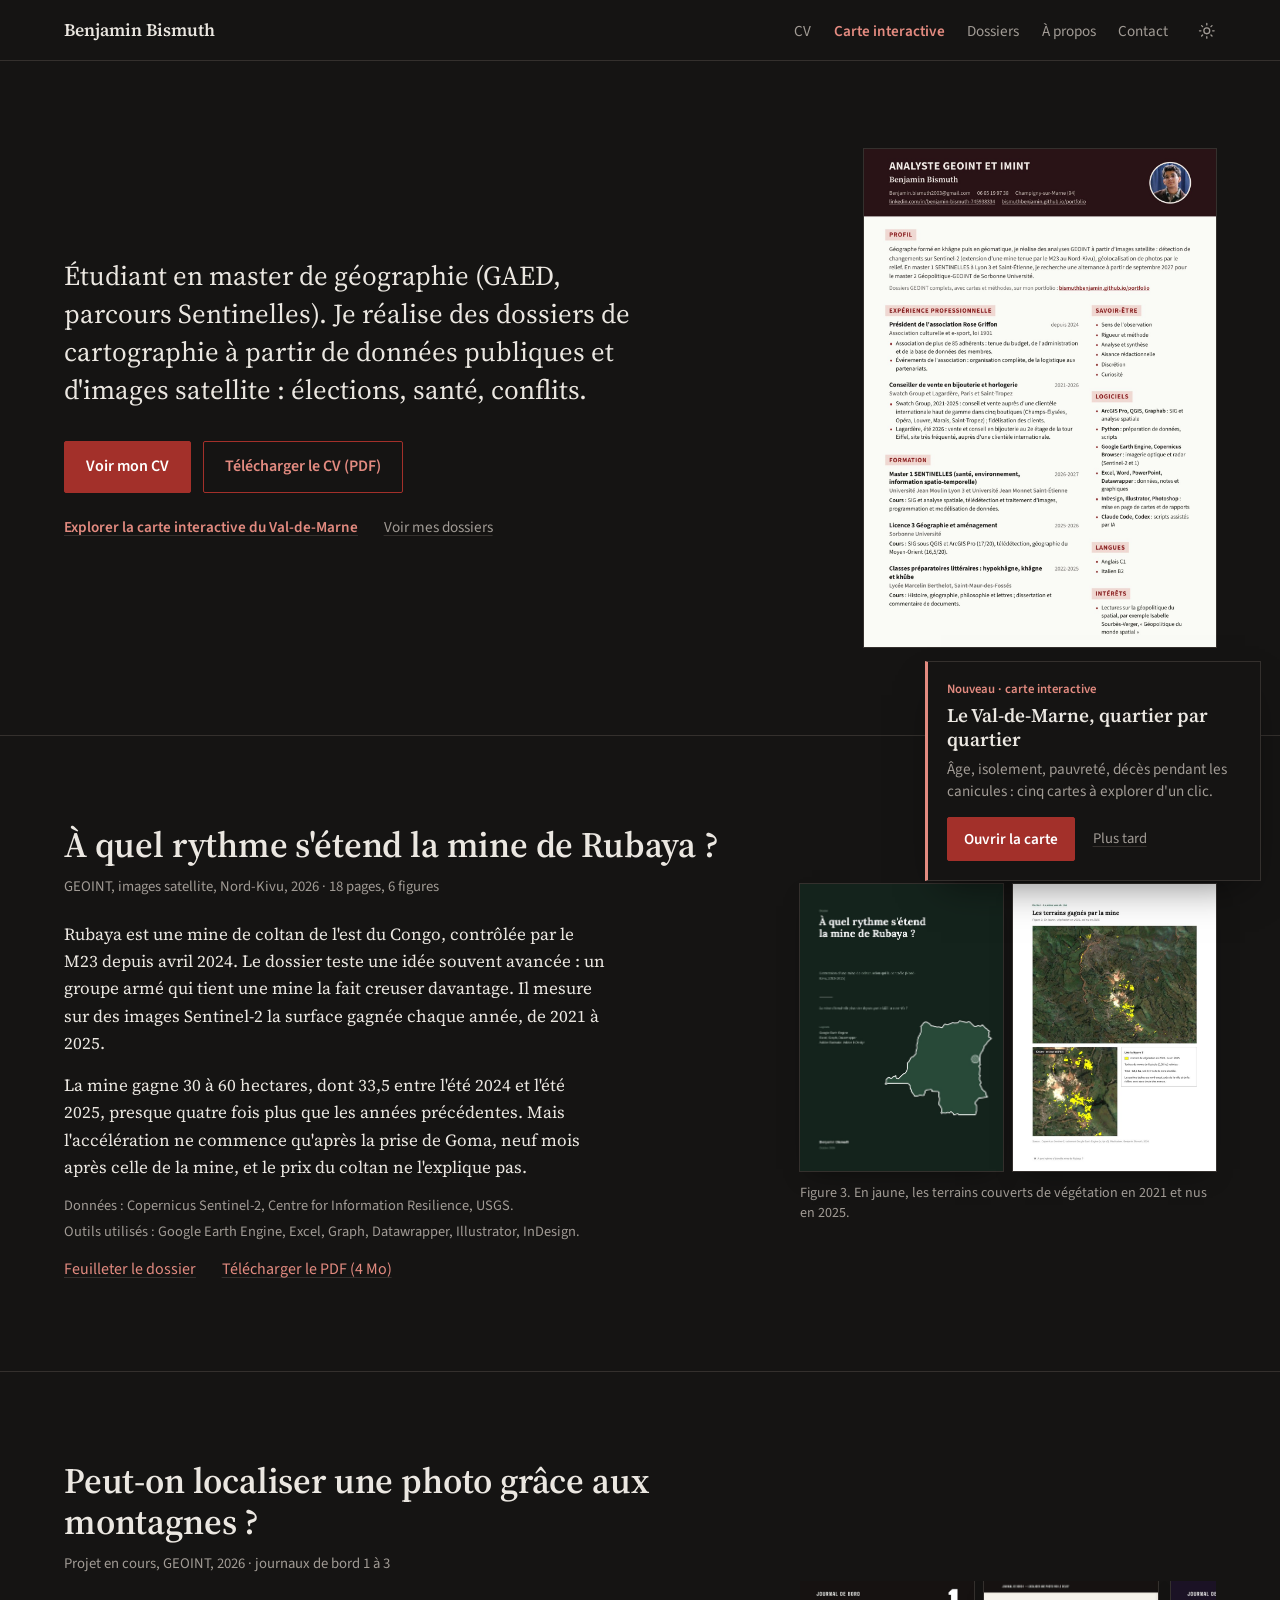
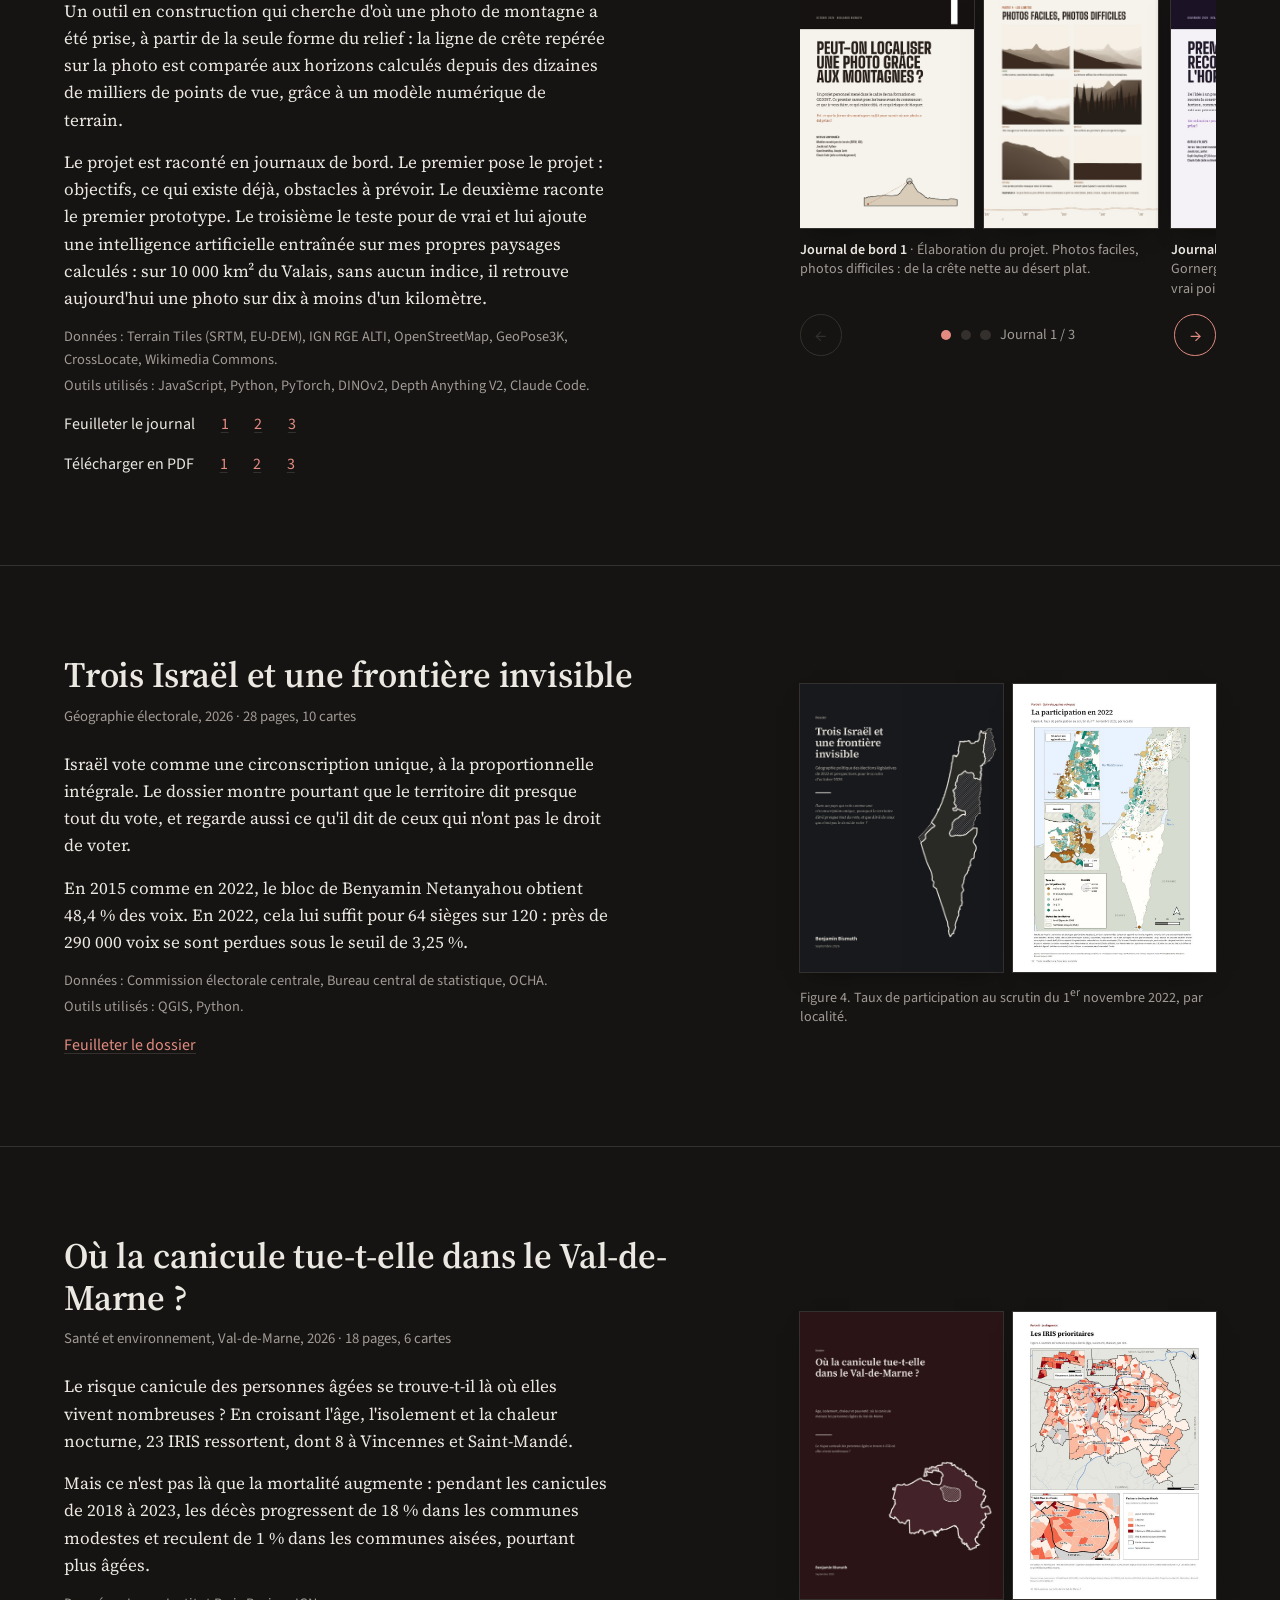
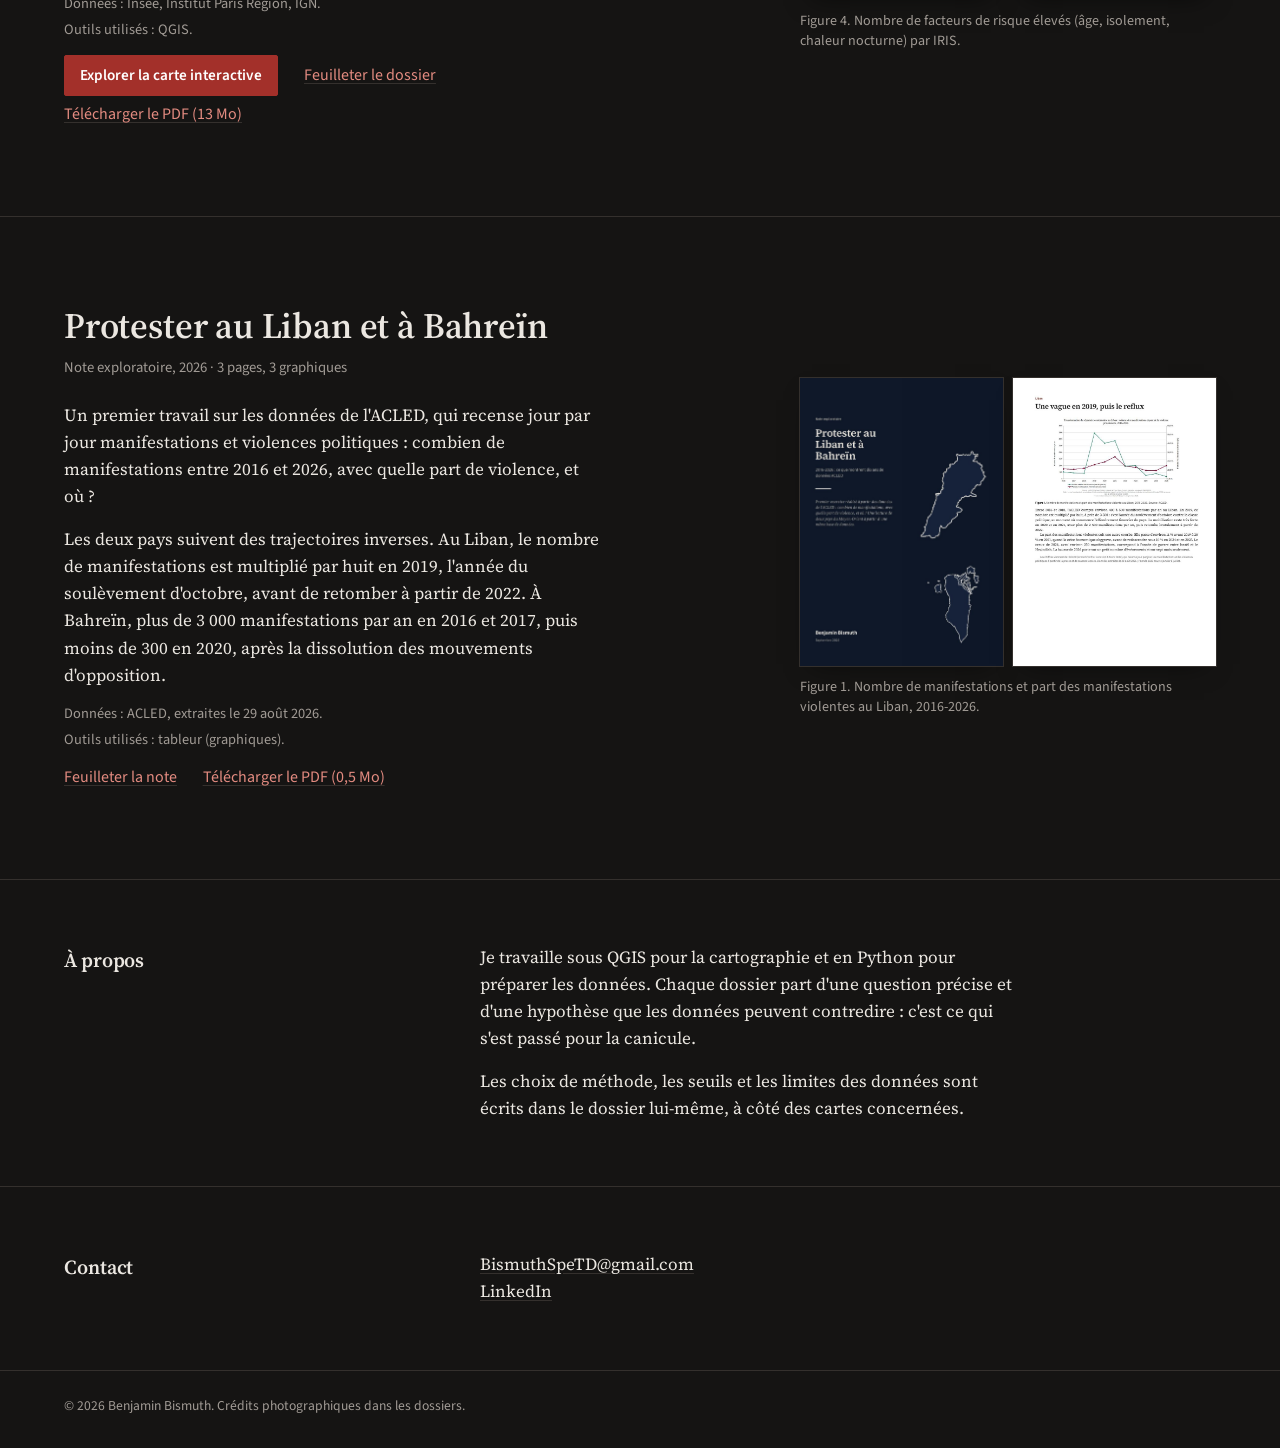
<file: index.html>
<!doctype html>
<html lang="fr">
<head>
  <meta charset="utf-8">
  <meta name="viewport" content="width=device-width, initial-scale=1">
  <title>Benjamin Bismuth, géographe cartographe</title>
  <meta name="description" content="Dossiers de géographie et de cartographie de Benjamin Bismuth : extension de la mine de Rubaya vue par satellite, géographie électorale d'Israël, canicule dans le Val-de-Marne, manifestations au Liban et à Bahreïn.">
  <meta property="og:title" content="Benjamin Bismuth, géographe cartographe">
  <meta property="og:description" content="Dossiers de géographie et de cartographie.">
  <meta property="og:image" content="assets/img/israel/cover-01.jpg">
  <link rel="preconnect" href="https://fonts.googleapis.com">
  <link rel="preconnect" href="https://fonts.gstatic.com" crossorigin>
  <link href="https://fonts.googleapis.com/css2?family=Source+Sans+3:ital,wght@0,400;0,600;1,400&family=Source+Serif+4:ital,opsz,wght@0,8..60,400;0,8..60,600;1,8..60,400&display=swap" rel="stylesheet">
  <meta name="color-scheme" content="light dark">
  <script>
    // appliqué avant l'affichage pour éviter un flash de la mauvaise couleur
    // sombre par défaut, sauf si le visiteur a choisi le mode clair avec le bouton
    let t = "dark";
    try { t = localStorage.getItem("theme") || "dark"; } catch (e) {}
    document.documentElement.dataset.theme = t;
  </script>
  <link rel="stylesheet" href="style.css?v=6">
</head>
<body>

<header class="top">
  <a class="brand" href="#">Benjamin Bismuth</a>
  <div class="top-right">
    <nav>
      <a href="#cv">CV</a>
      <a class="nav-carte" href="carte.html?v=5">Carte<span> interactive</span></a>
      <a href="#dossiers">Dossiers</a>
      <a href="#apropos">À propos</a>
      <a href="#contact">Contact</a>
    </nav>
    <button class="theme" type="button" id="theme" aria-label="Changer de thème (clair ou sombre)">
      <svg class="moon" viewBox="0 0 24 24" fill="none" stroke="currentColor" stroke-width="1.8" stroke-linecap="round" stroke-linejoin="round" aria-hidden="true"><path d="M20 14.5A8 8 0 0 1 9.5 4a8 8 0 1 0 10.5 10.5z"/></svg>
      <svg class="sun" viewBox="0 0 24 24" fill="none" stroke="currentColor" stroke-width="1.8" stroke-linecap="round" aria-hidden="true"><circle cx="12" cy="12" r="4"/><path d="M12 2v2M12 20v2M4.9 4.9l1.4 1.4M17.7 17.7l1.4 1.4M2 12h2M20 12h2M4.9 19.1l1.4-1.4M17.7 6.3l1.4-1.4"/></svg>
    </button>
  </div>
</header>

<main>

  <section class="intro" id="cv">
    <div class="intro-text">
      <p class="intro-lead">
        Étudiant en master de géographie (GAED, parcours Sentinelles).
        Je réalise des dossiers de cartographie à partir de données publiques
        et d'images satellite&nbsp;: élections, santé, conflits.
      </p>
      <p class="cv-actions">
        <button class="cta" type="button" data-open="cv">Voir mon CV</button>
        <a class="cta ghost" href="assets/pdf/cv-benjamin-bismuth.pdf" download>Télécharger le CV (PDF)</a>
      </p>
      <p class="intro-next">
        <a href="carte.html?v=5">Explorer la carte interactive du Val-de-Marne</a>
        <a href="#dossiers">Voir mes dossiers</a>
      </p>
    </div>
    <button class="plate cv-page" type="button" data-open="cv">
      <img src="assets/img/cv/cv-01.jpg" alt="Aperçu du CV, cliquer pour l'agrandir" width="1200" height="1697">
    </button>
  </section>

  <section class="dossier" id="dossiers">
    <div class="d-text">
      <h2>À quel rythme s'étend la mine de Rubaya&nbsp;?</h2>
      <p class="meta">GEOINT, images satellite, Nord-Kivu, 2026 · 18 pages, 6 figures</p>
      <div class="d-body">
        <p>
          Rubaya est une mine de coltan de l'est du Congo, contrôlée par le M23 depuis avril 2024.
          Le dossier teste une idée souvent avancée&nbsp;: un groupe armé qui tient une mine la fait
          creuser davantage. Il mesure sur des images Sentinel-2 la surface gagnée chaque année,
          de 2021 à 2025.
        </p>
        <p>
          La mine gagne 30 à 60 hectares, dont 33,5 entre l'été 2024 et l'été 2025, presque quatre
          fois plus que les années précédentes. Mais l'accélération ne commence qu'après la prise de
          Goma, neuf mois après celle de la mine, et le prix du coltan ne l'explique pas.
        </p>
        <p class="sources">Données&nbsp;: Copernicus Sentinel-2, Centre for Information Resilience, USGS.</p>
        <p class="sources">Outils utilisés&nbsp;: Google Earth Engine, Excel, Graph, Datawrapper, Illustrator, InDesign.</p>
        <p class="links">
          <button type="button" data-open="rubaya">Feuilleter le dossier</button>
          <a href="assets/pdf/rubaya.pdf" download>Télécharger le PDF (4&nbsp;Mo)</a>
        </p>
      </div>
    </div>

    <figure class="key">
      <button class="plate" type="button" data-open="rubaya" data-page="0" aria-label="Ouvrir le dossier">
        <img src="assets/img/rubaya/cover-01.jpg" alt="Couverture du dossier" width="826" height="1169">
      </button>
      <button class="plate key-page" type="button" data-open="rubaya" data-page="4" aria-label="Ouvrir le dossier à cette page">
        <img src="assets/img/rubaya/s-05.jpg" alt="Image satellite : en jaune, les terrains couverts de végétation en 2021 et nus en 2025 autour de la mine de Rubaya" width="1500" height="1061">
      </button>
      <figcaption>Figure 3. En jaune, les terrains couverts de végétation en 2021 et nus en 2025.</figcaption>
    </figure>
  </section>

  <section class="dossier" id="ligne-de-crete">
    <div class="d-text">
      <h2>Peut-on localiser une photo grâce aux montagnes&nbsp;?</h2>
      <p class="meta">Projet en cours, GEOINT, 2026 · journaux de bord 1 à 3</p>
      <div class="d-body">
        <p>
          Un outil en construction qui cherche d'où une photo de montagne a été prise, à partir de
          la seule forme du relief&nbsp;: la ligne de crête repérée sur la photo est comparée aux horizons
          calculés depuis des dizaines de milliers de points de vue, grâce à un modèle numérique de terrain.
        </p>
        <p>
          Le projet est raconté en journaux de bord. Le premier pose le projet&nbsp;: objectifs, ce qui existe
          déjà, obstacles à prévoir. Le deuxième raconte le premier prototype. Le troisième le teste pour de vrai
          et lui ajoute une intelligence artificielle entraînée sur mes propres paysages calculés&nbsp;: sur 10&nbsp;000&nbsp;km²
          du Valais, sans aucun indice, il retrouve aujourd'hui une photo sur dix à moins d'un kilomètre.
        </p>
        <p class="sources">Données&nbsp;: Terrain Tiles (SRTM, EU-DEM), IGN RGE ALTI, OpenStreetMap, GeoPose3K, CrossLocate, Wikimedia Commons.</p>
        <p class="sources">Outils utilisés&nbsp;: JavaScript, Python, PyTorch, DINOv2, Depth Anything V2, Claude Code.</p>
        <p class="links">
          Feuilleter le journal
          <button type="button" data-open="journal-1">1</button>
          <button type="button" data-open="journal-2">2</button>
          <button type="button" data-open="journal-3">3</button>
        </p>
        <p class="links">
          Télécharger en PDF
          <a href="assets/pdf/ligne-de-crete-journal-1.pdf" download aria-label="PDF du journal 1, 5 Mo">1</a>
          <a href="assets/pdf/ligne-de-crete-journal-2.pdf" download aria-label="PDF du journal 2, 3 Mo">2</a>
          <a href="assets/pdf/ligne-de-crete-journal-3.pdf" download aria-label="PDF du journal 3, 6 Mo">3</a>
        </p>
      </div>
    </div>

    <figure class="key carousel" data-carousel aria-roledescription="carrousel" aria-label="Journaux de bord">
      <div class="c-track" tabindex="0">
        <div class="c-slide" aria-roledescription="diapositive" aria-label="Journal de bord 1 sur 3">
          <button class="plate" type="button" data-open="journal-1" data-page="0" aria-label="Ouvrir le journal de bord 1">
            <img src="assets/img/journal-1/cover-01.jpg" alt="Couverture du journal de bord 1" width="900" height="1274">
          </button>
          <button class="plate key-page" type="button" data-open="journal-1" data-page="4" aria-label="Ouvrir le journal de bord 1 à cette page">
            <img src="assets/img/journal-1/s-05.jpg" alt="Six vues de montagne, de la plus facile à localiser (crête nette) à l'impossible (désert plat)" width="1500" height="1061">
          </button>
          <p class="c-cap"><b>Journal de bord 1</b> · Élaboration du projet. Photos faciles, photos difficiles&nbsp;: de la crête nette au désert plat.</p>
        </div>
        <div class="c-slide" aria-roledescription="diapositive" aria-label="Journal de bord 2 sur 3">
          <button class="plate" type="button" data-open="journal-2" data-page="0" aria-label="Ouvrir le journal de bord 2">
            <img src="assets/img/journal-2/cover-01.jpg" alt="Couverture du journal de bord 2" width="900" height="1274" loading="lazy">
          </button>
          <button class="plate key-page show-right" type="button" data-open="journal-2" data-page="3" aria-label="Ouvrir le journal de bord 2 à cette page">
            <img src="assets/img/journal-2/s-04.jpg" alt="Carte : points autour du Gornergrat d'où l'horizon ressemble presque exactement à celui du vrai point de vue" width="1500" height="1061" loading="lazy">
          </button>
          <p class="c-cap"><b>Journal de bord 2</b> · Premier prototype. Les sosies du Gornergrat&nbsp;: d'où l'horizon ressemble presque à celui du vrai point de vue.</p>
        </div>
        <div class="c-slide" aria-roledescription="diapositive" aria-label="Journal de bord 3 sur 3">
          <button class="plate" type="button" data-open="journal-3" data-page="0" aria-label="Ouvrir le journal de bord 3">
            <img src="assets/img/journal-3/cover-01.jpg" alt="Couverture du journal de bord 3" width="900" height="1274" loading="lazy">
          </button>
          <button class="plate key-page show-right" type="button" data-open="journal-3" data-page="1" aria-label="Ouvrir le journal de bord 3 à cette page">
            <img src="assets/img/journal-3/s-02.jpg" alt="Carte : photos de test dans le Valais et l'Oberland bernois" width="1500" height="1061" loading="lazy">
          </button>
          <p class="c-cap"><b>Journal de bord 3</b> · Mesurer pour de vrai, puis apprendre à une IA. Les photos de test du Valais.</p>
        </div>
      </div>
      <div class="c-nav">
        <button type="button" class="c-prev" aria-label="Journal précédent">&larr;</button>
        <span class="c-dots" aria-hidden="true"></span>
        <button type="button" class="c-next" aria-label="Journal suivant">&rarr;</button>
      </div>
    </figure>
  </section>

  <section class="dossier">
    <div class="d-text">
      <h2>Trois Israël et une frontière invisible</h2>
      <p class="meta">Géographie électorale, 2026 · 28 pages, 10 cartes</p>
      <div class="d-body">
        <p>
          Israël vote comme une circonscription unique, à la proportionnelle intégrale.
          Le dossier montre pourtant que le territoire dit presque tout du vote,
          et regarde aussi ce qu'il dit de ceux qui n'ont pas le droit de voter.
        </p>
        <p>
          En 2015 comme en 2022, le bloc de Benyamin Netanyahou obtient 48,4&nbsp;% des voix.
          En 2022, cela lui suffit pour 64 sièges sur 120&nbsp;: près de 290&nbsp;000 voix
          se sont perdues sous le seuil de 3,25&nbsp;%.
        </p>
        <p class="sources">Données&nbsp;: Commission électorale centrale, Bureau central de statistique, OCHA.</p>
        <p class="sources">Outils utilisés&nbsp;: QGIS, Python.</p>
        <p class="links">
          <button type="button" data-open="israel">Feuilleter le dossier</button>
        </p>
      </div>
    </div>

    <figure class="key">
      <button class="plate" type="button" data-open="israel" data-page="0" aria-label="Ouvrir le dossier">
        <img src="assets/img/israel/cover-01.jpg" alt="Couverture du dossier" width="900" height="1274">
      </button>
      <button class="plate key-page" type="button" data-open="israel" data-page="6" aria-label="Ouvrir le dossier à cette page">
        <img src="assets/img/israel/s-07.jpg" alt="Carte : taux de participation au scrutin du 1er novembre 2022, par localité" width="1500" height="1062">
      </button>
      <figcaption>Figure 4. Taux de participation au scrutin du 1<sup>er</sup> novembre 2022, par localité.</figcaption>
    </figure>
  </section>

  <section class="dossier" id="canicule">
    <div class="d-text">
      <h2>Où la canicule tue-t-elle dans le Val-de-Marne&nbsp;?</h2>
      <p class="meta">Santé et environnement, Val-de-Marne, 2026 · 18 pages, 6 cartes</p>
      <div class="d-body">
        <p>
          Le risque canicule des personnes âgées se trouve-t-il là où elles vivent nombreuses&nbsp;?
          En croisant l'âge, l'isolement et la chaleur nocturne, 23 IRIS ressortent, dont 8 à
          Vincennes et Saint-Mandé.
        </p>
        <p>
          Mais ce n'est pas là que la mortalité augmente&nbsp;: pendant les canicules de 2018 à 2023,
          les décès progressent de 18&nbsp;% dans les communes modestes et reculent de 1&nbsp;%
          dans les communes aisées, pourtant plus âgées.
        </p>
        <p class="sources">Données&nbsp;: Insee, Institut Paris Region, IGN.</p>
        <p class="sources">Outils utilisés&nbsp;: QGIS.</p>
        <p class="links">
          <a class="cta petit" href="carte.html?v=5">Explorer la carte interactive</a>
          <button type="button" data-open="canicule">Feuilleter le dossier</button>
          <a href="assets/pdf/canicule.pdf" download>Télécharger le PDF (13&nbsp;Mo)</a>
        </p>
      </div>
    </div>

    <figure class="key">
      <button class="plate" type="button" data-open="canicule" data-page="0" aria-label="Ouvrir le dossier">
        <img src="assets/img/canicule/cover-01.jpg" alt="Couverture du dossier" width="900" height="1273" loading="lazy">
      </button>
      <button class="plate key-page" type="button" data-open="canicule" data-page="5" aria-label="Ouvrir le dossier à cette page">
        <img src="assets/img/canicule/s-06.jpg" alt="Carte : nombre de facteurs de risque élevés (âge, isolement, chaleur) par IRIS du Val-de-Marne" width="1500" height="1061" loading="lazy">
      </button>
      <figcaption>Figure 4. Nombre de facteurs de risque élevés (âge, isolement, chaleur nocturne) par IRIS.</figcaption>
    </figure>
  </section>

  <section class="dossier">
    <div class="d-text">
      <h2>Protester au Liban et à Bahreïn</h2>
      <p class="meta">Note exploratoire, 2026 · 3 pages, 3 graphiques</p>
      <div class="d-body">
        <p>
          Un premier travail sur les données de l'ACLED, qui recense jour par jour manifestations
          et violences politiques&nbsp;: combien de manifestations entre 2016 et 2026, avec quelle part
          de violence, et où&nbsp;?
        </p>
        <p>
          Les deux pays suivent des trajectoires inverses. Au Liban, le nombre de manifestations est
          multiplié par huit en 2019, l'année du soulèvement d'octobre, avant de retomber à partir de 2022.
          À Bahreïn, plus de 3&nbsp;000 manifestations par an en 2016 et 2017, puis moins de 300 en 2020,
          après la dissolution des mouvements d'opposition.
        </p>
        <p class="sources">Données&nbsp;: ACLED, extraites le 29 août 2026.</p>
        <p class="sources">Outils utilisés&nbsp;: tableur (graphiques).</p>
        <p class="links">
          <button type="button" data-open="liban-bahrein">Feuilleter la note</button>
          <a href="assets/pdf/liban-bahrein.pdf" download>Télécharger le PDF (0,5&nbsp;Mo)</a>
        </p>
      </div>
    </div>

    <figure class="key">
      <button class="plate" type="button" data-open="liban-bahrein" data-page="0" aria-label="Ouvrir la note">
        <img src="assets/img/liban-bahrein/cover-01.jpg" alt="Couverture de la note" width="826" height="1169" loading="lazy">
      </button>
      <button class="plate key-page" type="button" data-open="liban-bahrein" data-page="1" aria-label="Ouvrir la note à cette page">
        <img src="assets/img/liban-bahrein/s-02.jpg" alt="Graphique : nombre de manifestations et part des manifestations violentes au Liban, 2016-2026" width="1500" height="1061" loading="lazy">
      </button>
      <figcaption>Figure 1. Nombre de manifestations et part des manifestations violentes au Liban, 2016-2026.</figcaption>
    </figure>
  </section>

  <section class="about" id="apropos">
    <h2>À propos</h2>
    <div class="d-body">
      <p>
        Je travaille sous QGIS pour la cartographie et en Python pour préparer les données.
        Chaque dossier part d'une question précise et d'une hypothèse que les données
        peuvent contredire&nbsp;: c'est ce qui s'est passé pour la canicule.
      </p>
      <p>
        Les choix de méthode, les seuils et les limites des données sont écrits dans le dossier
        lui-même, à côté des cartes concernées.
      </p>
    </div>
  </section>

  <section class="about" id="contact">
    <h2>Contact</h2>
    <div class="d-body">
      <p>
        <a href="mailto:BismuthSpeTD@gmail.com">BismuthSpeTD@gmail.com</a><br>
        <a href="https://www.linkedin.com/in/benjamin-bismuth-745938334/" rel="noopener">LinkedIn</a>
      </p>
    </div>
  </section>
</main>

<footer class="foot">
  © 2026 Benjamin Bismuth. Crédits photographiques dans les dossiers.
</footer>

<div class="viewer" id="viewer" role="dialog" aria-modal="true" aria-label="Lecteur de dossier" hidden>
  <div class="v-bar">
    <p class="v-title"><span id="v-name"></span> <span id="v-count" aria-live="polite"></span></p>
    <div class="v-tools">
      <a id="v-pdf" href="#" download>PDF</a>
      <button type="button" id="v-close">Fermer</button>
    </div>
  </div>

  <div class="v-stage">
    <button class="v-nav prev" type="button" id="v-prev" aria-label="Page précédente">‹</button>
    <figure class="v-fig">
      <img id="v-img" alt="">
    </figure>
    <button class="v-nav next" type="button" id="v-next" aria-label="Page suivante">›</button>
  </div>

  <div class="v-thumbs" id="v-thumbs" role="tablist" aria-label="Pages du dossier"></div>
</div>

<!-- invitation à ouvrir la carte interactive : apparaît en bas à droite, se ferme, et ne revient pas une fois fermée -->
<aside class="invite" id="invite" aria-label="Carte interactive" hidden>
  <p class="invite-etiquette">Nouveau · carte interactive</p>
  <p class="invite-titre">Le Val-de-Marne, quartier par quartier</p>
  <p class="invite-texte">Âge, isolement, pauvreté, décès pendant les canicules&nbsp;: cinq cartes à explorer d'un clic.</p>
  <p class="invite-actions">
    <a class="cta" href="carte.html?v=5">Ouvrir la carte</a>
    <button type="button" id="invite-fermer">Plus tard</button>
  </p>
</aside>

<script src="app.js?v=5"></script>
</body>
</html>
</file>
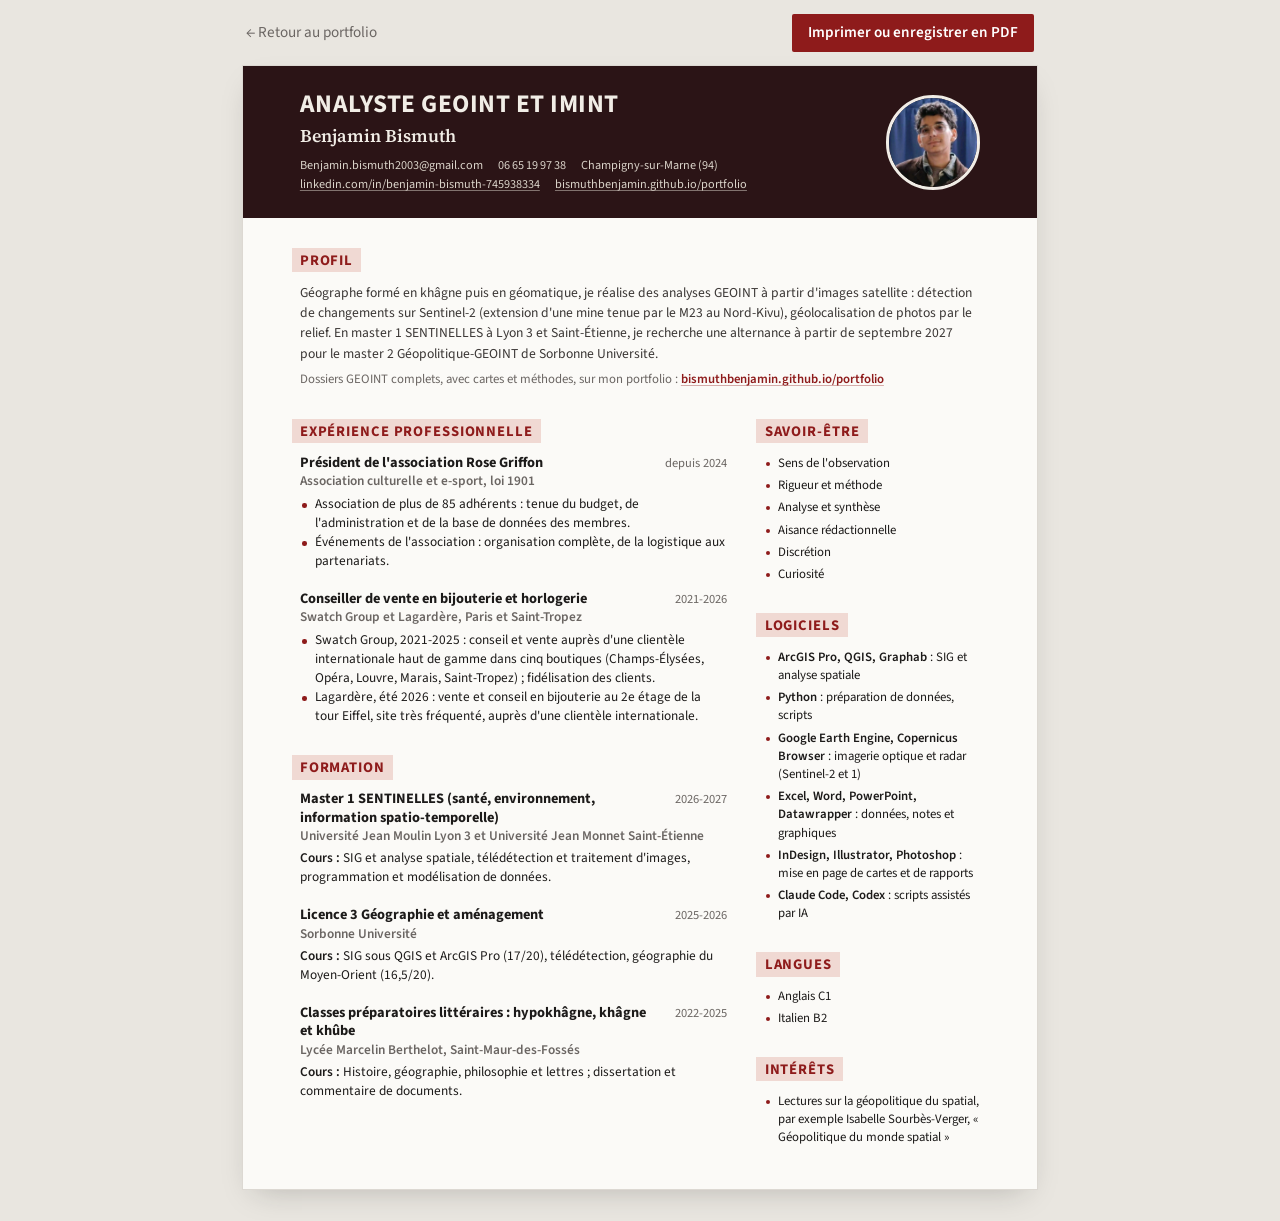
<file: cv.html>
<!doctype html>
<html lang="fr">
<head>
  <meta charset="utf-8">
  <meta name="viewport" content="width=device-width, initial-scale=1">
  <title>CV de Benjamin Bismuth</title>
  <link rel="preconnect" href="https://fonts.googleapis.com">
  <link rel="preconnect" href="https://fonts.gstatic.com" crossorigin>
  <link href="https://fonts.googleapis.com/css2?family=Source+Sans+3:ital,wght@0,400;0,600;0,700;1,400&family=Source+Serif+4:opsz,wght@8..60,600&display=swap" rel="stylesheet">
  <link rel="stylesheet" href="cv.css?v=5">
</head>
<body>

<script>
/* ============================================================================
   CONTENU DU CV. Tout se modifie ici, la mise en page suit toute seule.
   - Chaque bloc entre { } est une ligne du CV : on peut en ajouter, en retirer
     ou les changer d'ordre (ne pas oublier la virgule entre deux blocs).
   - Une liste vide [] masque la rubrique correspondante.
   - Un texte "À COMPLÉTER" s'affiche surligné pour ne pas l'oublier.
   - Le CV doit tenir sur une page A4 : si on ajoute du texte, en retirer ailleurs.
   ============================================================================ */
const CV = {
  // ---------- bandeau du haut ----------
  poste: "Analyste GEOINT et IMINT",   // le grand titre : le poste recherché
  nom: "Benjamin Bismuth",
  photo: "assets/img/cv/photo.jpg",              // mettre "" pour un CV sans photo
  contact: [                                     // lien cliquable : { texte: "...", lien: "https://..." }
    "Benjamin.bismuth2003@gmail.com",
    "06 65 19 97 38",
    "Champigny-sur-Marne (94)",
    { texte: "linkedin.com/in/benjamin-bismuth-745938334", lien: "https://www.linkedin.com/in/benjamin-bismuth-745938334/" },
    { texte: "bismuthbenjamin.github.io/portfolio", lien: "https://bismuthbenjamin.github.io/portfolio/" }
  ],

  // ---------- profil ----------
  profil: "Géographe formé en khâgne puis en géomatique, je réalise des analyses GEOINT à partir d'images satellite : détection de changements sur Sentinel-2 (extension d'une mine tenue par le M23 au Nord-Kivu), géolocalisation de photos par le relief. En master 1 SENTINELLES à Lyon 3 et Saint-Étienne, je recherche une alternance à partir de septembre 2027 pour le master 2 Géopolitique-GEOINT de Sorbonne Université.",

  // renvoi vers les dossiers du portfolio, affiché sous le profil
  renvoi: { texte: "Dossiers GEOINT complets, avec cartes et méthodes, sur mon portfolio :", lien: "https://bismuthbenjamin.github.io/portfolio/#dossiers", lienTexte: "bismuthbenjamin.github.io/portfolio" },

  // ---------- colonne principale ----------
  experience: [
    { titre: "Président de l'association Rose Griffon",
      lieu: "Association culturelle et e-sport, loi 1901",
      dates: "depuis 2024",
      // méthode STAR : le contexte, puis l'action, puis le résultat (à chiffrer dès que possible)
      points: ["Association de plus de 85 adhérents : tenue du budget, de l'administration et de la base de données des membres.",
               "Événements de l'association : organisation complète, de la logistique aux partenariats."] },
    { titre: "Conseiller de vente en bijouterie et horlogerie",
      lieu: "Swatch Group et Lagardère, Paris et Saint-Tropez",
      dates: "2021-2026",
      points: ["Swatch Group, 2021-2025 : conseil et vente auprès d'une clientèle internationale haut de gamme dans cinq boutiques (Champs-Élysées, Opéra, Louvre, Marais, Saint-Tropez) ; fidélisation des clients.",
               "Lagardère, été 2026 : vente et conseil en bijouterie au 2e étage de la tour Eiffel, site très fréquenté, auprès d'une clientèle internationale."] }
  ],

  // "cours" : les enseignements suivis, affichés sous chaque formation
  formation: [
    { titre: "Master 1 SENTINELLES (santé, environnement, information spatio-temporelle)",
      lieu: "Université Jean Moulin Lyon 3 et Université Jean Monnet Saint-Étienne",
      dates: "2026-2027",
      cours: "SIG et analyse spatiale, télédétection et traitement d'images, programmation et modélisation de données." },
    { titre: "Licence 3 Géographie et aménagement",
      lieu: "Sorbonne Université",
      dates: "2025-2026",
      cours: "SIG sous QGIS et ArcGIS Pro (17/20), télédétection, géographie du Moyen-Orient (16,5/20)." },
    { titre: "Classes préparatoires littéraires : hypokhâgne, khâgne et khûbe",
      lieu: "Lycée Marcelin Berthelot, Saint-Maur-des-Fossés",
      dates: "2022-2025",
      cours: "Histoire, géographie, philosophie et lettres ; dissertation et commentaire de documents." }
  ],

  // ---------- colonne de droite ----------
  savoirEtre: ["Sens de l'observation", "Rigueur et méthode", "Analyse et synthèse", "Aisance rédactionnelle", "Discrétion", "Curiosité"],

  competences: [],

  logiciels: [
    { nom: "ArcGIS Pro, QGIS, Graphab", usage: "SIG et analyse spatiale" },
    { nom: "Python", usage: "préparation de données, scripts" },
    { nom: "Google Earth Engine, Copernicus Browser", usage: "imagerie optique et radar (Sentinel-2 et 1)" },
    { nom: "Excel, Word, PowerPoint, Datawrapper", usage: "données, notes et graphiques" },
    { nom: "InDesign, Illustrator, Photoshop", usage: "mise en page de cartes et de rapports" },
    { nom: "Claude Code, Codex", usage: "scripts assistés par IA" }
  ],

  langues: ["Anglais C1", "Italien B2"],

  interets: ["Lectures sur la géopolitique du spatial, par exemple Isabelle Sourbès-Verger, « Géopolitique du monde spatial »"]
};
</script>

<div class="outils">
  <a href="index.html">← Retour au portfolio</a>
  <button type="button" onclick="window.print()">Imprimer ou enregistrer en PDF</button>
</div>

<main class="page" id="cv"></main>

<script src="cv.js?v=5"></script>
</body>
</html>
</file>
<file: style.css>
/* Mêmes polices et même rouge que les dossiers PDF. */
:root{
  --paper:#fbfaf7;
  --ink:#1c1a19;
  --grey:#6b6663;
  --line:#dcd8d2;
  --red:#8e1b1b;
  --btn:#8e1b1b;
  --btn-hover:#6f1414;
  --shadow:rgba(28,26,25,.28);
  --viewer:#2a2725;
  --serif:"Source Serif 4",Georgia,serif;
  --sans:"Source Sans 3","Segoe UI",Arial,sans-serif;
  --pad:clamp(1rem,5vw,4rem);
  --measure:34rem;
  color-scheme:light;
}
/* mode sombre : suit le système, sauf si le visiteur a choisi avec le bouton */
@media (prefers-color-scheme:dark){
  :root:not([data-theme="light"]){
    --paper:#151413;--ink:#ebe7e1;--grey:#a19b95;--line:#34302d;
    --red:#e38b80;--btn:#a3302a;--btn-hover:#bf3b33;--shadow:rgba(0,0,0,.55);--viewer:#0d0c0b;
    color-scheme:dark;
  }
}
:root[data-theme="dark"]{
  --paper:#151413;--ink:#ebe7e1;--grey:#a19b95;--line:#34302d;
  --red:#e38b80;--btn:#a3302a;--btn-hover:#bf3b33;--shadow:rgba(0,0,0,.55);--viewer:#0d0c0b;
  color-scheme:dark;
}
*{box-sizing:border-box;margin:0;padding:0}
html{scroll-behavior:smooth;scroll-padding-top:4rem}
body{background:var(--paper);color:var(--ink);font-family:var(--serif);font-size:1.0625rem;line-height:1.6;-webkit-font-smoothing:antialiased}
img{display:block;max-width:100%;height:auto}
a{color:inherit;text-decoration-color:var(--line);text-underline-offset:.2em}
a:hover{color:var(--red);text-decoration-color:currentColor}
button{font:inherit;color:inherit;background:none;border:0;cursor:pointer}
:focus-visible{outline:2px solid var(--red);outline-offset:3px}
h2{font-weight:600;letter-spacing:-.005em}

/* en-tête */
.top{position:sticky;top:0;z-index:20;display:flex;justify-content:space-between;align-items:baseline;gap:1rem;
  padding:1rem var(--pad);background:var(--paper);border-bottom:1px solid var(--line)}
.brand{font-weight:600;font-size:1.1rem;text-decoration:none}
.top nav{display:flex;gap:1.4rem;font-family:var(--sans);font-size:.95rem}
.top nav a{text-decoration:none;color:var(--grey)}
.top nav a:hover{color:var(--red)}
.top nav a.nav-carte{color:var(--red);font-weight:600}
.top nav a.nav-carte:hover{text-decoration:underline;text-underline-offset:.25em}
.top-right{display:flex;align-items:center;gap:1.4rem}
.theme{display:grid;place-items:center;width:2rem;height:2rem;margin:-.4rem -.4rem -.4rem 0;color:var(--grey);border-radius:50%}
.theme:hover{color:var(--ink);background:var(--line)}
.theme svg{width:1.1rem;height:1.1rem}
.theme .sun{display:none}
:root[data-theme="dark"] .theme .sun{display:block}
:root[data-theme="dark"] .theme .moon{display:none}
@media (prefers-color-scheme:dark){
  :root:not([data-theme="light"]) .theme .sun{display:block}
  :root:not([data-theme="light"]) .theme .moon{display:none}
}

.intro{display:grid;grid-template-columns:minmax(0,1fr) minmax(14rem,22rem);gap:2rem clamp(2rem,6vw,5rem);align-items:center;
  padding:clamp(2.5rem,7vw,5.5rem) var(--pad) clamp(3rem,7vw,5.5rem)}
.intro-lead{max-width:36rem;font-size:clamp(1.3rem,2.3vw,1.7rem);line-height:1.4}
.cv-actions{display:flex;flex-wrap:wrap;gap:.8rem;margin-top:2rem}
.cta{display:inline-block;padding:.75rem 1.3rem;font-family:var(--sans);font-size:1rem;font-weight:600;text-decoration:none;
  background:var(--btn);color:#fff;border:1px solid var(--btn);border-radius:2px}
.cta:hover{background:var(--btn-hover);border-color:var(--btn-hover);color:#fff}
.cta.ghost{background:transparent;color:var(--red)}
.cta.ghost:hover{background:var(--btn);color:#fff}
.intro-next{display:flex;flex-wrap:wrap;gap:.4rem 1.6rem;margin-top:1.4rem;font-family:var(--sans);font-size:.95rem;color:var(--grey)}
.intro-next a{color:inherit}
.intro-next a:first-child{color:var(--red);font-weight:600}
.cv-page{box-shadow:0 0 0 1px var(--line),0 12px 30px -12px var(--shadow)}

/* dossiers */
/* une ligne par dossier : le texte à gauche, couverture et carte clé à droite */
.dossier{display:grid;grid-template-columns:minmax(0,1fr) minmax(16rem,26rem);gap:2rem clamp(2rem,6vw,5rem);align-items:center;
  padding:clamp(3rem,7vw,5.5rem) var(--pad);border-top:1px solid var(--line)}
.plate{display:block;width:100%;background:#fff;box-shadow:0 0 0 1px var(--line)}
.plate img{width:100%;transition:opacity .2s}
.plate:hover img{opacity:.88}

.d-text h2{font-size:clamp(1.6rem,2.8vw,2.3rem);line-height:1.15}
.d-text .d-body{margin-top:1.4rem}
.key{display:grid;grid-template-columns:1fr 1fr;gap:.6rem;width:100%}
.key .plate{aspect-ratio:750/1062;overflow:hidden;box-shadow:0 0 0 1px var(--line),0 10px 24px -12px var(--shadow)}
.key .plate img{height:100%;object-fit:cover}
/* on ne montre que la page de gauche de la double page, celle de la carte */
.key .key-page img{width:200%;max-width:none;object-fit:initial}
.key figcaption{grid-column:1/-1;margin-top:.2rem;font-family:var(--sans);font-size:.88rem;line-height:1.4;color:var(--grey)}
.meta{margin-top:.6rem;font-family:var(--sans);font-size:.92rem;color:var(--grey)}
.d-body{max-width:var(--measure)}
.d-body p + p{margin-top:.9em}
.sources{font-family:var(--sans);font-size:.9rem;color:var(--grey)}
.d-body .sources + .sources{margin-top:.2em}
.links{display:flex;flex-wrap:wrap;gap:.4rem 1.6rem;font-family:var(--sans);font-size:1rem}
.links button,.links a{text-decoration:underline;text-decoration-color:var(--line);text-underline-offset:.2em;color:var(--red)}
.links button:hover,.links a:hover{text-decoration-color:currentColor}
.links{align-items:center}
.links a.cta{padding:.45rem .95rem;font-size:.95rem;color:#fff;text-decoration:none}
.links a.cta:hover{color:#fff}

/* à propos, contact */
.about{display:grid;grid-template-columns:1fr 2fr;gap:1rem clamp(1.5rem,4vw,3rem);padding:clamp(2.5rem,5vw,4rem) var(--pad);border-top:1px solid var(--line)}
.about h2{font-size:1.25rem}

.foot{padding:1.5rem var(--pad) 2rem;font-family:var(--sans);font-size:.85rem;color:var(--grey);border-top:1px solid var(--line)}

/* invitation à ouvrir la carte interactive (page d'accueil) */
.invite{position:fixed;right:1.2rem;bottom:1.2rem;z-index:50;width:min(21rem,calc(100vw - 2rem));padding:1.1rem 1.2rem 1.2rem;
  background:var(--paper);border:1px solid var(--line);border-left:3px solid var(--red);box-shadow:0 18px 40px -16px var(--shadow);
  font-family:var(--sans);animation:invite-entre .45s ease-out both}
.invite[hidden]{display:none}
.invite-etiquette{font-size:.8rem;font-weight:600;color:var(--red)}
.invite-titre{margin-top:.2rem;font-family:var(--serif);font-size:1.2rem;font-weight:600;line-height:1.25}
.invite-texte{margin-top:.45rem;font-size:.95rem;line-height:1.45;color:var(--grey)}
.invite-actions{display:flex;align-items:center;gap:1.1rem;margin-top:.9rem}
.invite-actions .cta{padding:.55rem 1rem;font-size:.95rem}
.invite-actions button{font-size:.92rem;color:var(--grey);text-decoration:underline;text-decoration-color:var(--line);text-underline-offset:.2em}
.invite-actions button:hover{color:var(--ink)}
@keyframes invite-entre{from{opacity:0;transform:translateY(14px)}to{opacity:1;transform:none}}
@media (prefers-reduced-motion:reduce){.invite{animation:none}}

/* lecteur */
.viewer{position:fixed;inset:0;z-index:100;display:flex;flex-direction:column;background:var(--viewer);color:#f3f0ea}
.viewer[hidden]{display:none}
.v-bar{display:flex;justify-content:space-between;align-items:baseline;gap:1rem;padding:.8rem 1.2rem;font-family:var(--sans)}
.v-title{min-width:0;white-space:nowrap;overflow:hidden;text-overflow:ellipsis}
#v-name{font-family:var(--serif);font-weight:600}
#v-count{margin-left:.6rem;color:#aaa39c;font-size:.9rem}
.v-tools{display:flex;gap:1.2rem;flex:none}
.v-tools a,.v-tools button{color:#f3f0ea;text-decoration:none}
.v-tools a:hover,.v-tools button:hover{color:#fff;text-decoration:underline}
.v-stage{position:relative;flex:1;min-height:0;display:flex;align-items:center;justify-content:center;padding:.5rem 4rem 1rem}
.v-fig{width:100%;height:100%;display:flex;align-items:center;justify-content:center}
.v-fig img{max-width:100%;max-height:100%;width:auto;height:auto;object-fit:contain;background:#fff}
.v-nav{position:absolute;top:50%;transform:translateY(-50%);width:3rem;height:4rem;font-size:2.4rem;line-height:1;color:#d8d3cc}
.v-nav:hover{color:#fff}
.v-nav.prev{left:.5rem}.v-nav.next{right:.5rem}
.v-nav:disabled{opacity:.2;cursor:default}
.v-thumbs[hidden]{display:none}
.v-thumbs{display:flex;gap:.4rem;overflow-x:auto;padding:.6rem 1.2rem .9rem}
.v-thumbs button{flex:none;width:4.8rem;opacity:.45;background:#fff}
.v-thumbs button img{width:100%;height:auto}
.v-thumbs button[aria-selected="true"]{opacity:1;outline:2px solid #fff;outline-offset:2px}
.v-thumbs button:hover{opacity:.9}
body.lock{overflow:hidden}

/* petits écrans */
@media (max-width:760px){
  .dossier,.about,.intro{grid-template-columns:1fr}
  .key{max-width:26rem}
  .cv-page{width:min(100%,18rem)}
  .top nav{gap:1rem}
  .v-stage{padding:.25rem}
  .v-nav{width:2.2rem;background:rgba(0,0,0,.35)}
  .v-nav.prev{left:0}.v-nav.next{right:0}
}
@media (max-width:480px){
  .brand{font-size:1rem;white-space:nowrap}
  .top nav{gap:.8rem;font-size:.9rem;white-space:nowrap}
  .top-right{gap:.6rem}
  .top nav a:nth-child(3),.top nav a:nth-child(4),.nav-carte span{display:none}
}
@media (prefers-reduced-motion:reduce){
  html{scroll-behavior:auto}
}
/* carrousel léger des journaux de bord : une diapositive = couverture + double page clé */
.key.carousel{display:block}
.c-track{display:flex;gap:.8rem;overflow-x:auto;scroll-snap-type:x mandatory;scroll-behavior:smooth;scrollbar-width:none;outline-offset:4px}
.c-track::-webkit-scrollbar{display:none}
.c-slide{flex:0 0 86%;scroll-snap-align:start;display:grid;grid-template-columns:1fr 1fr;gap:.6rem;align-content:start}
.c-cap{grid-column:1/-1;margin-top:.2rem;font-family:var(--sans);font-size:.88rem;line-height:1.4;color:var(--grey)}
.c-cap b{color:var(--ink);font-weight:600}
.key .key-page.show-right img{margin-left:-100%}
.c-nav{display:flex;align-items:center;justify-content:space-between;gap:1rem;margin-top:.9rem;font-family:var(--sans)}
.c-nav button{width:2.6rem;height:2.6rem;border-radius:50%;border:1.5px solid var(--red);font-size:1.15rem;line-height:1;color:var(--red);transition:background .15s,color .15s}
.c-nav button:not(:disabled):hover{background:var(--red);color:var(--paper)}
.c-nav button:disabled{color:var(--line);border-color:var(--line);cursor:default}
.c-dots{display:flex;align-items:center;gap:.6rem;font-size:.9rem;color:var(--grey)}
.c-dots i{width:.65rem;height:.65rem;border-radius:50%;background:var(--line)}
.c-dots i.on{background:var(--red)}
</file>
<file: cv.css>
/* CV une page A4. Organisation : bandeau (poste, nom, contact, photo), profil sur toute la largeur,
   puis deux colonnes : expérience et formation à gauche, compétences, logiciels, langues, intérêts à droite.
   Couleurs et polices du portfolio. */
:root{
  --paper:#fbfaf7;
  --ink:#1c1a19;
  --grey:#6b6663;
  --line:#dcd8d2;
  --red:#8e1b1b;
  --dark:#2b1416;        /* fond des couvertures de dossier */
  --cream:#f1ede6;
  --surligne:#f0d9d3;    /* fond des titres de rubrique */
  --serif:"Source Serif 4",Georgia,serif;
  --sans:"Source Sans 3","Segoe UI",Arial,sans-serif;
}
*{box-sizing:border-box;margin:0;padding:0}
@page{size:A4;margin:0}
html{background:#e9e6e0}
body{color:var(--ink);font-family:var(--sans);font-size:10pt;line-height:1.42;-webkit-font-smoothing:antialiased;
  -webkit-print-color-adjust:exact;print-color-adjust:exact}
ul{list-style:none}

.outils{display:flex;justify-content:space-between;align-items:center;gap:1rem;width:210mm;margin:0 auto;padding:.9rem .2rem;font-size:.95rem}
.outils a{color:var(--grey);text-decoration:none}
.outils a:hover{color:var(--red)}
.outils button{font:inherit;font-weight:600;padding:.5rem 1rem;color:#fff;background:var(--red);border:0;border-radius:2px;cursor:pointer}

/* la feuille : toujours 210 x 297 mm, à l'écran comme à l'impression */
.page{width:210mm;height:297mm;margin:0 auto 2rem;background:var(--paper);overflow:hidden;
  box-shadow:0 0 0 1px var(--line),0 12px 30px -12px rgba(28,26,25,.25)}

/* ---------- bandeau ---------- */
.bandeau{display:flex;justify-content:space-between;align-items:center;gap:10mm;padding:6.5mm 15mm 6.5mm;background:var(--dark);color:var(--cream)}
.bandeau h1{font-size:19pt;font-weight:700;line-height:1.08;letter-spacing:.02em;text-transform:uppercase}
.nom{margin-top:1.2mm;font-family:var(--serif);font-size:13.5pt;font-weight:600}
.contact{display:flex;flex-wrap:wrap;gap:.4mm 4mm;margin-top:2.4mm;font-size:9.2pt;color:#d9d2c8}
.contact a{color:inherit;text-decoration:underline;text-decoration-color:rgba(217,210,200,.5);text-underline-offset:.5mm}
.photo{flex:none;width:25mm;height:25mm;object-fit:cover;object-position:50% 30%;border-radius:50%;border:.8mm solid var(--cream)}

/* ---------- rubriques ---------- */
.bloc h2{margin-bottom:3mm;font-size:11pt;font-weight:700;letter-spacing:.06em;text-transform:uppercase;color:var(--red)}
.bloc h2 span{padding:.5mm 2.2mm;margin-left:-2.2mm;background:var(--surligne)}
.profil{padding:8.5mm 15mm 0}
.profil p{font-size:10.2pt;line-height:1.5;color:#3a3634}
.profil .renvoi{margin-top:1.6mm;font-size:9.6pt;color:var(--grey)}
.profil .renvoi a{color:var(--red);font-weight:600;text-decoration:underline;text-decoration-color:rgba(142,27,27,.35);text-underline-offset:.5mm}

.colonnes{display:grid;grid-template-columns:minmax(0,1fr) 57mm;gap:0 10mm;padding:8.5mm 15mm 0}
.bloc + .bloc{margin-top:8.5mm}

/* colonne principale */
.entree + .entree{margin-top:5mm}
.tete{display:flex;justify-content:space-between;align-items:baseline;gap:4mm}
.entree h3{font-size:10.8pt;font-weight:700;line-height:1.3}
.dates{flex:none;font-size:9.4pt;color:var(--grey);white-space:nowrap}
.lieu{font-weight:600;color:var(--grey)}
.principal ul{margin-top:1mm}
.principal li{position:relative;padding-left:4mm}
.principal li::before{content:"";position:absolute;left:.6mm;top:.62em;width:1.2mm;height:1.2mm;border-radius:50%;background:var(--red)}
.cours{margin-top:.8mm}
.cours b{font-weight:600}

/* colonne de droite */
.cote{font-size:9.6pt}
.cote li{position:relative;padding-left:3.6mm}
.cote li + li{margin-top:1.1mm}
.cote li::before{content:"";position:absolute;left:.4mm;top:.62em;width:1.1mm;height:1.1mm;border-radius:50%;background:var(--red)}
.cote b{font-weight:600}

mark{background:#ffe9a8;color:var(--ink);padding:0 .2em}

@media print{
  html{background:none}
  .outils{display:none}
  .page{margin:0;box-shadow:none}
}
</file>
